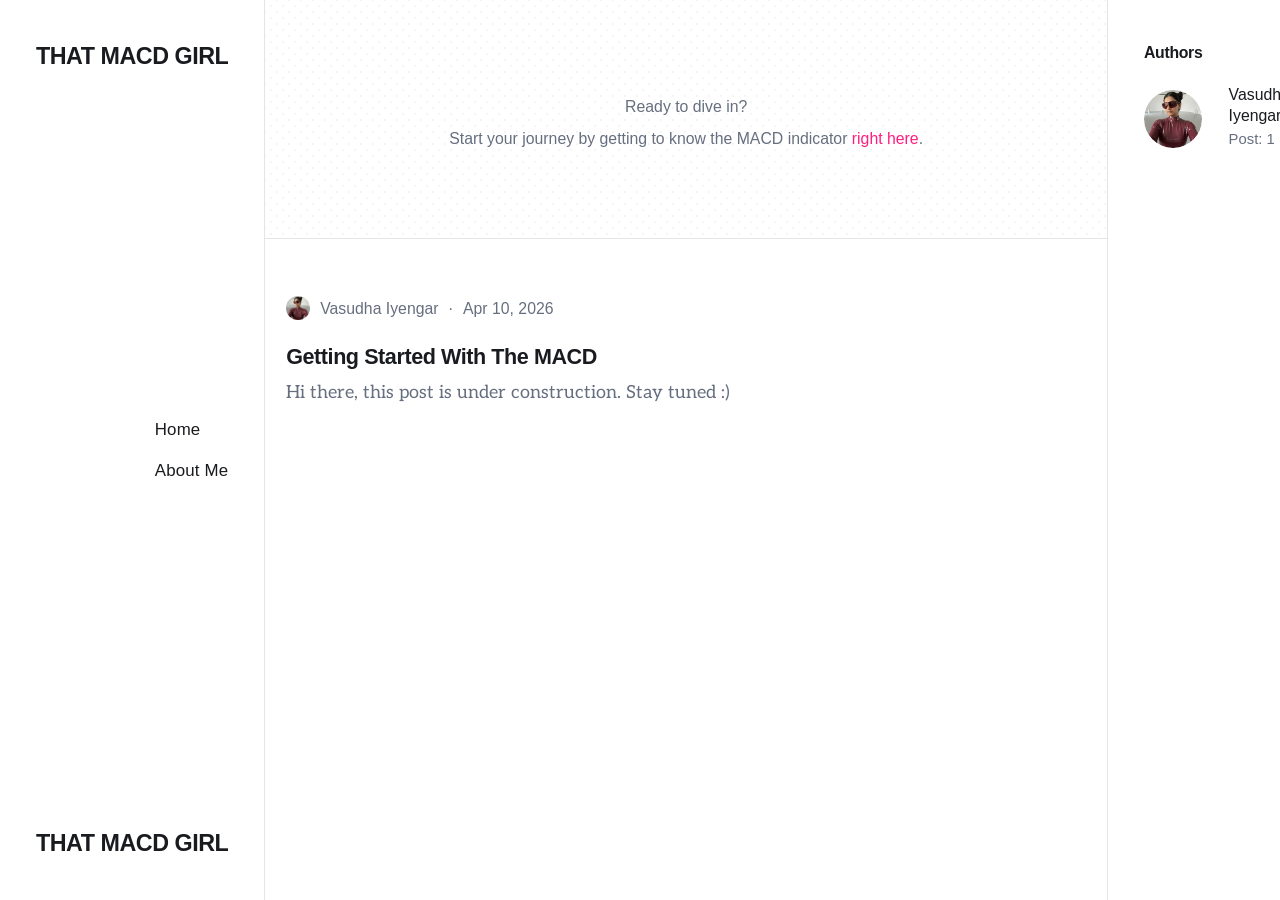
<file: index.html>
<!DOCTYPE html><html lang="en-gb"><head><meta charset="utf-8"><meta http-equiv="X-UA-Compatible" content="IE=edge"><meta name="viewport" content="width=device-width,initial-scale=1"><title>That MACD Girl</title><meta name="generator" content="Publii Open-Source CMS for Static Site"><link rel="canonical" href="https://vasudhaiyengar.github.io/thatmacdgirl/"><link rel="alternate" type="application/atom+xml" href="https://vasudhaiyengar.github.io/thatmacdgirl/feed.xml" title="That MACD Girl - RSS"><link rel="alternate" type="application/json" href="https://vasudhaiyengar.github.io/thatmacdgirl/feed.json" title="That MACD Girl - JSON"><meta property="og:title" content="That MACD Girl"><meta property="og:site_name" content="That MACD Girl"><meta property="og:description" content=""><meta property="og:url" content="https://vasudhaiyengar.github.io/thatmacdgirl/"><meta property="og:type" content="website"><link rel="stylesheet" href="https://vasudhaiyengar.github.io/thatmacdgirl/assets/css/style.css?v=3669f45302101d0b83a1ea79164252aa"><script type="application/ld+json">{"@context":"http://schema.org","@type":"Organization","name":"That MACD Girl","url":"https://vasudhaiyengar.github.io/thatmacdgirl/"}</script><noscript><style>img[loading] {
                    opacity: 1;
                }</style></noscript></head><body class="home-template"><div class="container"><div class="left-bar"><div class="left-bar__inner"><header class="header"><a class="logo" href="https://vasudhaiyengar.github.io/thatmacdgirl/">That MACD Girl</a><nav class="navbar"><button class="navbar__toggle" aria-label="Menu" aria-haspopup="true" aria-expanded="false"><span class="navbar__toggle__box"><span class="navbar__toggle__inner">Menu</span></span></button><ul class="navbar__menu"><li class="active"><a href="https://vasudhaiyengar.github.io/thatmacdgirl/" aria-label="Home"><span>Home</span></a></li><li><a href="https://vasudhaiyengar.github.io/thatmacdgirl/about-me/" aria-label="About Me"><span>About Me</span></a></li></ul></nav><a class="logo logo--atbottom" href="https://vasudhaiyengar.github.io/thatmacdgirl/">That MACD Girl</a></header></div></div><main class="main"><div class="hero"><div class="main__inner"><p class="align-center">Ready to dive in?</p><p class="align-center">Start your journey by getting to know the MACD indicator <a href="https://vasudhaiyengar.github.io/thatmacdgirl/post-1/">right here</a>.</p></div></div><div class="main__inner"><article class="c-card"><div class="c-card__meta"><div class="c-card__author"><img src="https://vasudhaiyengar.github.io/thatmacdgirl/media/website/Vasudha_ThatMacdGirl.png" loading="lazy" height="864" width="862" alt="Vasudha Iyengar"> <a href="https://vasudhaiyengar.github.io/thatmacdgirl/authors/vasudha-iyengar/">Vasudha Iyengar</a></div><time datetime="2026-04-10T01:52">Apr 10, 2026</time></div><header class="c-card__header"><h2 class="c-card__title"><a href="https://vasudhaiyengar.github.io/thatmacdgirl/post-1/">Getting Started With The MACD</a></h2><p>Hi there, this post is under construction. Stay tuned :)</p></header></article></div></main><div class="right-bar"><div class="right-bar__inner"><div class="sidebar"><section class="box authors"><h3 class="box__title">Authors</h3><ul class="authors__cotainer"><li class="authors__item"><a href="https://vasudhaiyengar.github.io/thatmacdgirl/authors/vasudha-iyengar/" class="authors__image"><img src="https://vasudhaiyengar.github.io/thatmacdgirl/media/website/Vasudha_ThatMacdGirl.png" loading="lazy" alt="Vasudha Iyengar" height="864" width="862" class="authors__img"></a><div><a href="https://vasudhaiyengar.github.io/thatmacdgirl/authors/vasudha-iyengar/" class="authors__title">Vasudha Iyengar</a> <span class="authors__meta">Post: 1</span></div></li></ul></section></div></div></div></div><script defer="defer" src="https://vasudhaiyengar.github.io/thatmacdgirl/assets/js/scripts.min.js?v=b2d91bcadbf5db401b76eb5bb3092eb7"></script><script>var images = document.querySelectorAll('img[loading]');
        for (var i = 0; i < images.length; i++) {
            if (images[i].complete) {
                images[i].classList.add('is-loaded');
            } else {
                images[i].addEventListener('load', function () {
                    this.classList.add('is-loaded');
                }, false);
            }
        }</script></body></html>
</file>
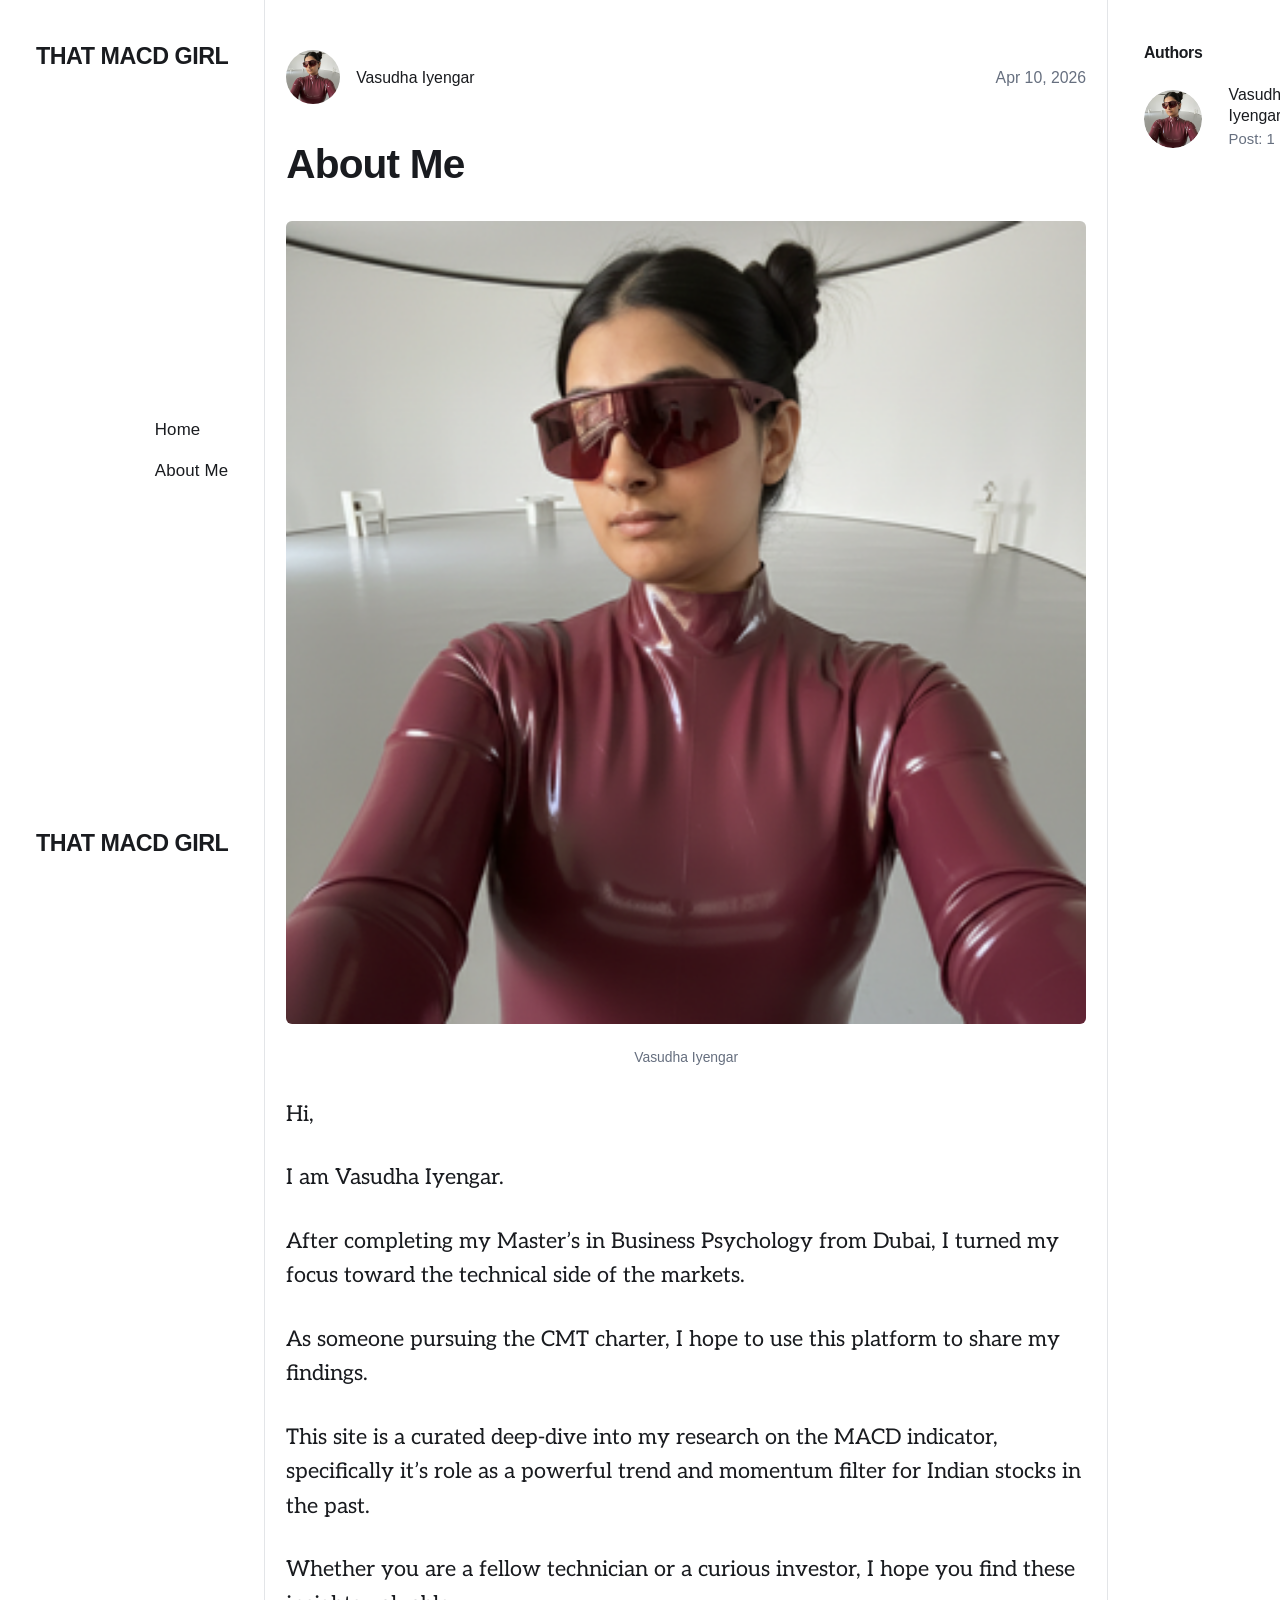
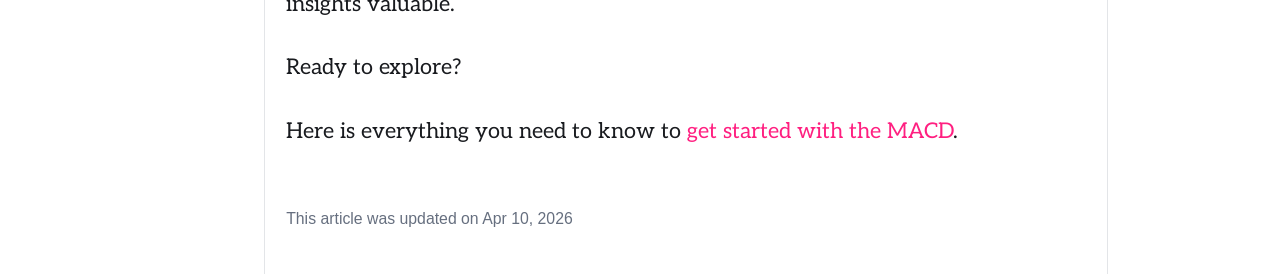
<file: about-me/index.html>
<!DOCTYPE html><html lang="en-gb"><head><meta charset="utf-8"><meta http-equiv="X-UA-Compatible" content="IE=edge"><meta name="viewport" content="width=device-width,initial-scale=1"><title>About Me - That MACD Girl</title><meta name="description" content="Vasudha Iyengar Hi, I am Vasudha Iyengar. After completing my Master’s in&hellip;"><meta name="generator" content="Publii Open-Source CMS for Static Site"><link rel="canonical" href="https://vasudhaiyengar.github.io/thatmacdgirl/about-me/"><link rel="alternate" type="application/atom+xml" href="https://vasudhaiyengar.github.io/thatmacdgirl/feed.xml" title="That MACD Girl - RSS"><link rel="alternate" type="application/json" href="https://vasudhaiyengar.github.io/thatmacdgirl/feed.json" title="That MACD Girl - JSON"><meta property="og:title" content="About Me"><meta property="og:site_name" content="That MACD Girl"><meta property="og:description" content="Vasudha Iyengar Hi, I am Vasudha Iyengar. After completing my Master’s in&hellip;"><meta property="og:url" content="https://vasudhaiyengar.github.io/thatmacdgirl/about-me/"><meta property="og:type" content="article"><link rel="stylesheet" href="https://vasudhaiyengar.github.io/thatmacdgirl/assets/css/style.css?v=3669f45302101d0b83a1ea79164252aa"><script type="application/ld+json">{"@context":"http://schema.org","@type":"Article","mainEntityOfPage":{"@type":"WebPage","@id":"https://vasudhaiyengar.github.io/thatmacdgirl/about-me/"},"headline":"About Me","datePublished":"2026-04-10T02:17+05:30","dateModified":"2026-04-10T03:43+05:30","description":"Vasudha Iyengar Hi, I am Vasudha Iyengar. After completing my Master’s in&hellip;","author":{"@type":"Person","name":"Vasudha Iyengar","url":"https://vasudhaiyengar.github.io/thatmacdgirl/authors/vasudha-iyengar/"},"publisher":{"@type":"Organization","name":"Vasudha Iyengar"}}</script><noscript><style>img[loading] {
                    opacity: 1;
                }</style></noscript></head><body class="page-template"><div class="container"><div class="left-bar"><div class="left-bar__inner"><header class="header"><a class="logo" href="https://vasudhaiyengar.github.io/thatmacdgirl/">That MACD Girl</a><nav class="navbar"><button class="navbar__toggle" aria-label="Menu" aria-haspopup="true" aria-expanded="false"><span class="navbar__toggle__box"><span class="navbar__toggle__inner">Menu</span></span></button><ul class="navbar__menu"><li><a href="https://vasudhaiyengar.github.io/thatmacdgirl/" aria-label="Home"><span>Home</span></a></li><li class="active"><a href="https://vasudhaiyengar.github.io/thatmacdgirl/about-me/" aria-label="About Me"><span>About Me</span></a></li></ul></nav><a class="logo logo--atbottom" href="https://vasudhaiyengar.github.io/thatmacdgirl/">That MACD Girl</a></header></div></div><main class="main page"><article class="content"><div class="main__inner"><div class="content__meta"><div class="content__author"><img src="https://vasudhaiyengar.github.io/thatmacdgirl/media/website/Vasudha_ThatMacdGirl.png" loading="lazy" height="864" width="862" alt="Vasudha Iyengar" class="content__author__avatar"><div><a href="https://vasudhaiyengar.github.io/thatmacdgirl/authors/vasudha-iyengar/" class="content__author__name">Vasudha Iyengar</a></div></div><div class="content__date"><time datetime="2026-04-10T02:17">Apr 10, 2026</time></div></div><header class="content__header"><h1 class="content__title">About Me</h1></header><div class="content__entry"><figure class="post__image post__image--center"><img loading="lazy" src="https://vasudhaiyengar.github.io/thatmacdgirl/media/posts/2/Vasudha_ThatMacdGirl.png" height="864" width="862" alt="" sizes="(min-width: 760px) 660px, calc(93.18vw - 30px)" srcset="https://vasudhaiyengar.github.io/thatmacdgirl/media/posts/2/responsive/Vasudha_ThatMacdGirl-xs.png 320w, https://vasudhaiyengar.github.io/thatmacdgirl/media/posts/2/responsive/Vasudha_ThatMacdGirl-sm.png 480w, https://vasudhaiyengar.github.io/thatmacdgirl/media/posts/2/responsive/Vasudha_ThatMacdGirl-md.png 768w, https://vasudhaiyengar.github.io/thatmacdgirl/media/posts/2/responsive/Vasudha_ThatMacdGirl-xl.png 1024w"><figcaption>Vasudha Iyengar</figcaption></figure><p>Hi,</p><p>I am Vasudha Iyengar.</p><p>After completing my Master’s in Business Psychology from Dubai, I turned my focus toward the technical side of the markets.</p><p>As someone pursuing the CMT charter, I hope to use this platform to share my findings.</p><p>This site is a curated deep-dive into my research on the MACD indicator, specifically it’s role as a powerful trend and momentum filter for Indian stocks in the past.</p><p>Whether you are a fellow technician or a curious investor, I hope you find these insights valuable.</p><p>Ready to explore?</p><p>Here is everything you need to know to <a href="https://vasudhaiyengar.github.io/thatmacdgirl/post-1/">get started with the MACD</a>.</p><p></p></div><footer class="content__footer"><div class="content__last-updated">This article was updated on <time datetime="2026-04-10T03:43">Apr 10, 2026</time></div><div class="content__share"></div></footer></div></article></main><div class="right-bar"><div class="right-bar__inner"><div class="sidebar"><section class="box authors"><h3 class="box__title">Authors</h3><ul class="authors__cotainer"><li class="authors__item"><a href="https://vasudhaiyengar.github.io/thatmacdgirl/authors/vasudha-iyengar/" class="authors__image"><img src="https://vasudhaiyengar.github.io/thatmacdgirl/media/website/Vasudha_ThatMacdGirl.png" loading="lazy" alt="Vasudha Iyengar" height="864" width="862" class="authors__img"></a><div><a href="https://vasudhaiyengar.github.io/thatmacdgirl/authors/vasudha-iyengar/" class="authors__title">Vasudha Iyengar</a> <span class="authors__meta">Post: 1</span></div></li></ul></section></div></div></div></div><script defer="defer" src="https://vasudhaiyengar.github.io/thatmacdgirl/assets/js/scripts.min.js?v=b2d91bcadbf5db401b76eb5bb3092eb7"></script><script>var images = document.querySelectorAll('img[loading]');
        for (var i = 0; i < images.length; i++) {
            if (images[i].complete) {
                images[i].classList.add('is-loaded');
            } else {
                images[i].addEventListener('load', function () {
                    this.classList.add('is-loaded');
                }, false);
            }
        }</script></body></html>
</file>
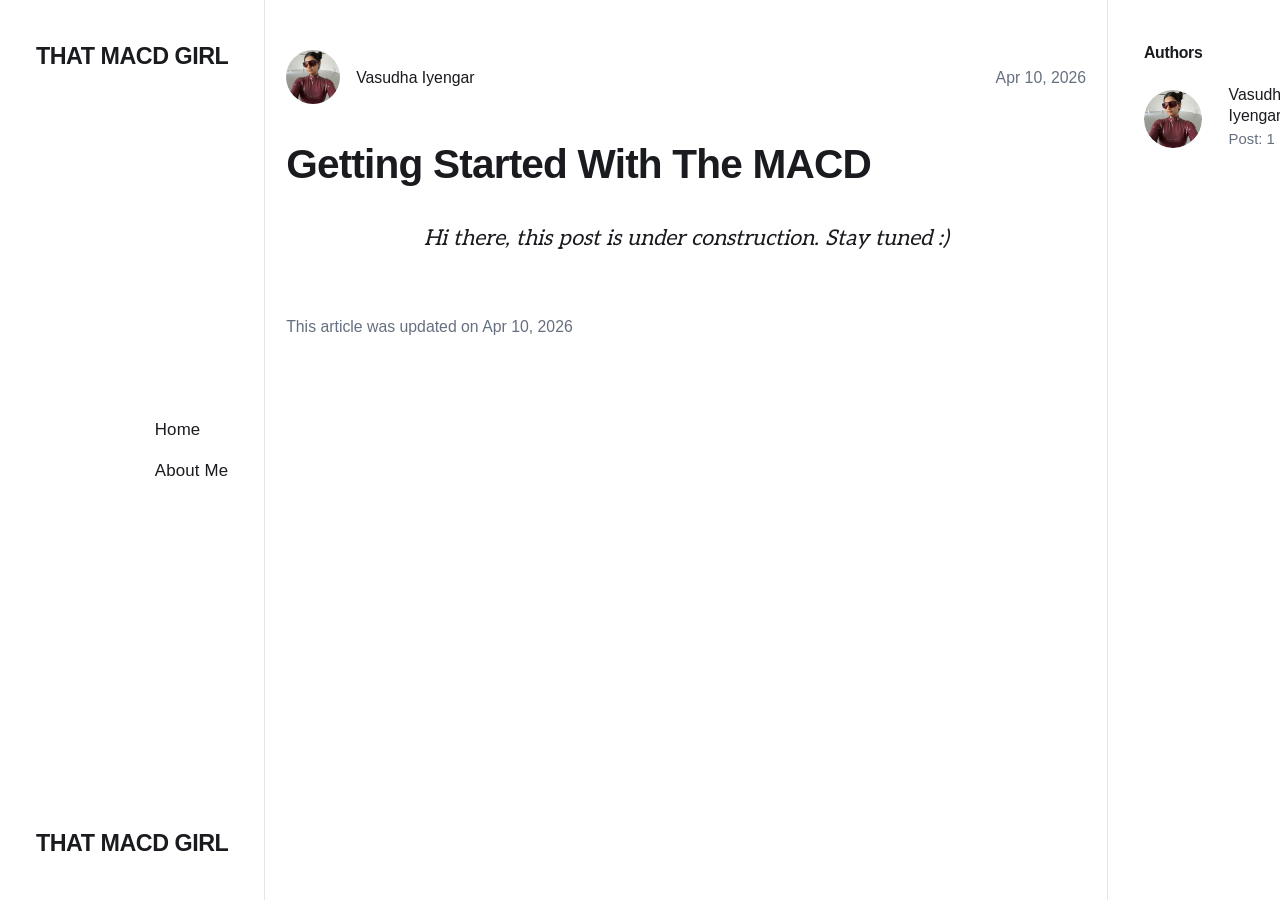
<file: post-1/index.html>
<!DOCTYPE html><html lang="en-gb"><head><meta charset="utf-8"><meta http-equiv="X-UA-Compatible" content="IE=edge"><meta name="viewport" content="width=device-width,initial-scale=1"><title>Getting Started With The MACD - That MACD Girl</title><meta name="description" content="Hi there, this post is under construction. Stay tuned :)"><meta name="generator" content="Publii Open-Source CMS for Static Site"><link rel="canonical" href="https://vasudhaiyengar.github.io/thatmacdgirl/post-1/"><link rel="alternate" type="application/atom+xml" href="https://vasudhaiyengar.github.io/thatmacdgirl/feed.xml" title="That MACD Girl - RSS"><link rel="alternate" type="application/json" href="https://vasudhaiyengar.github.io/thatmacdgirl/feed.json" title="That MACD Girl - JSON"><meta property="og:title" content="Getting Started With The MACD"><meta property="og:site_name" content="That MACD Girl"><meta property="og:description" content="Hi there, this post is under construction. Stay tuned :)"><meta property="og:url" content="https://vasudhaiyengar.github.io/thatmacdgirl/post-1/"><meta property="og:type" content="article"><link rel="stylesheet" href="https://vasudhaiyengar.github.io/thatmacdgirl/assets/css/style.css?v=3669f45302101d0b83a1ea79164252aa"><script type="application/ld+json">{"@context":"http://schema.org","@type":"Article","mainEntityOfPage":{"@type":"WebPage","@id":"https://vasudhaiyengar.github.io/thatmacdgirl/post-1/"},"headline":"Getting Started With The MACD","datePublished":"2026-04-10T01:52+05:30","dateModified":"2026-04-10T03:42+05:30","description":"Hi there, this post is under construction. Stay tuned :)","author":{"@type":"Person","name":"Vasudha Iyengar","url":"https://vasudhaiyengar.github.io/thatmacdgirl/authors/vasudha-iyengar/"},"publisher":{"@type":"Organization","name":"Vasudha Iyengar"}}</script><noscript><style>img[loading] {
                    opacity: 1;
                }</style></noscript></head><body class="post-template"><div class="container"><div class="left-bar"><div class="left-bar__inner"><header class="header"><a class="logo" href="https://vasudhaiyengar.github.io/thatmacdgirl/">That MACD Girl</a><nav class="navbar"><button class="navbar__toggle" aria-label="Menu" aria-haspopup="true" aria-expanded="false"><span class="navbar__toggle__box"><span class="navbar__toggle__inner">Menu</span></span></button><ul class="navbar__menu"><li><a href="https://vasudhaiyengar.github.io/thatmacdgirl/" aria-label="Home"><span>Home</span></a></li><li><a href="https://vasudhaiyengar.github.io/thatmacdgirl/about-me/" aria-label="About Me"><span>About Me</span></a></li></ul></nav><a class="logo logo--atbottom" href="https://vasudhaiyengar.github.io/thatmacdgirl/">That MACD Girl</a></header></div></div><main class="main post"><article class="content"><div class="main__inner"><div class="content__meta"><div class="content__author"><img src="https://vasudhaiyengar.github.io/thatmacdgirl/media/website/Vasudha_ThatMacdGirl.png" loading="lazy" height="864" width="862" alt="Vasudha Iyengar" class="content__author__avatar"><div><a href="https://vasudhaiyengar.github.io/thatmacdgirl/authors/vasudha-iyengar/" class="content__author__name">Vasudha Iyengar</a></div></div><div class="content__date"><time datetime="2026-04-10T01:52">Apr 10, 2026</time></div></div><header class="content__header"><h1 class="content__title">Getting Started With The MACD</h1></header><div class="content__entry"><p class="align-center"><i>Hi there, this post is under construction. Stay tuned :)</i></p></div><footer class="content__footer"><div class="content__last-updated">This article was updated on <time datetime="2026-04-10T03:42">Apr 10, 2026</time></div></footer></div></article></main><div class="right-bar"><div class="right-bar__inner"><div class="sidebar"><section class="box authors"><h3 class="box__title">Authors</h3><ul class="authors__cotainer"><li class="authors__item"><a href="https://vasudhaiyengar.github.io/thatmacdgirl/authors/vasudha-iyengar/" class="authors__image"><img src="https://vasudhaiyengar.github.io/thatmacdgirl/media/website/Vasudha_ThatMacdGirl.png" loading="lazy" alt="Vasudha Iyengar" height="864" width="862" class="authors__img"></a><div><a href="https://vasudhaiyengar.github.io/thatmacdgirl/authors/vasudha-iyengar/" class="authors__title">Vasudha Iyengar</a> <span class="authors__meta">Post: 1</span></div></li></ul></section></div></div></div></div><script defer="defer" src="https://vasudhaiyengar.github.io/thatmacdgirl/assets/js/scripts.min.js?v=b2d91bcadbf5db401b76eb5bb3092eb7"></script><script>var images = document.querySelectorAll('img[loading]');
        for (var i = 0; i < images.length; i++) {
            if (images[i].complete) {
                images[i].classList.add('is-loaded');
            } else {
                images[i].addEventListener('load', function () {
                    this.classList.add('is-loaded');
                }, false);
            }
        }</script></body></html>
</file>
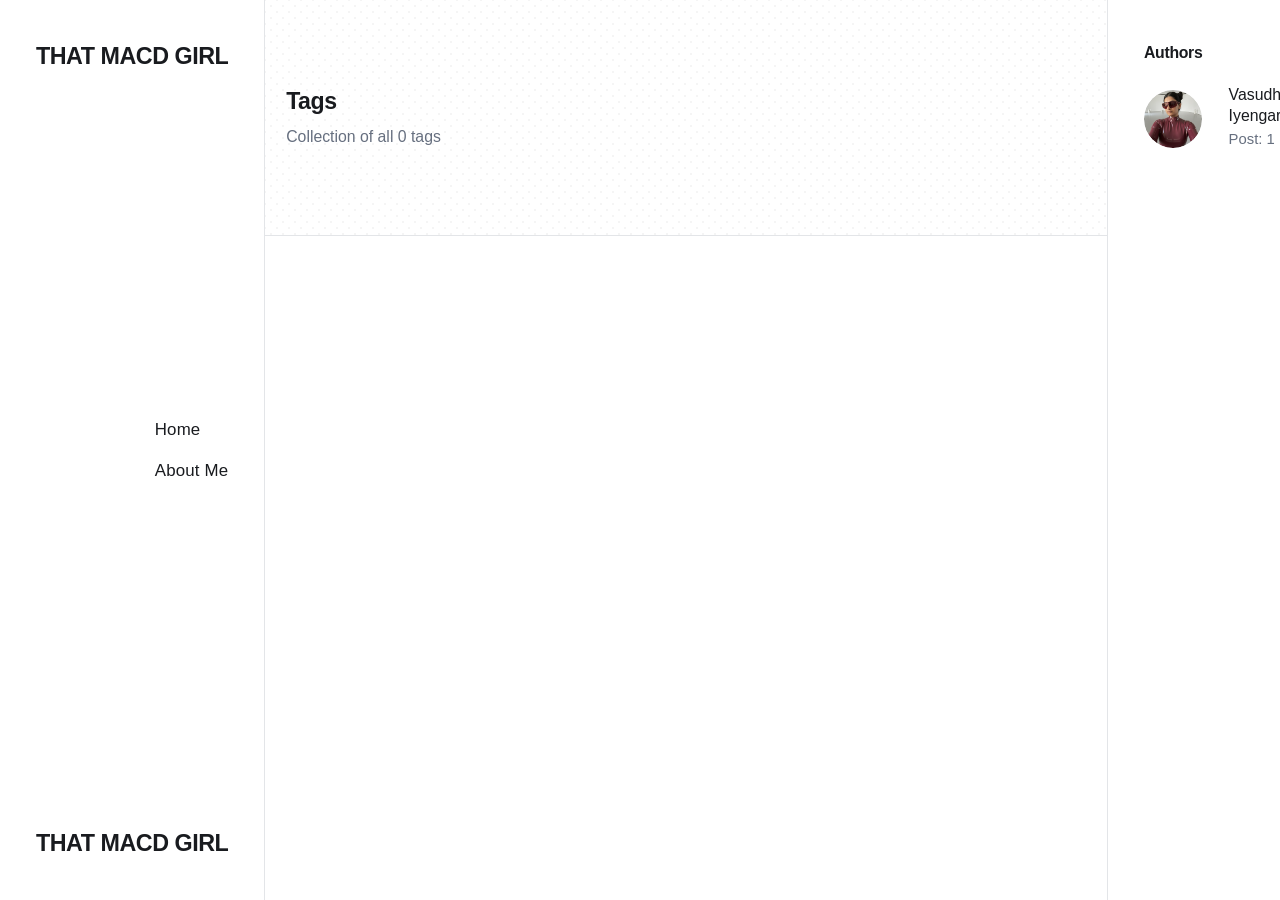
<file: tags/index.html>
<!DOCTYPE html><html lang="en-gb"><head><meta charset="utf-8"><meta http-equiv="X-UA-Compatible" content="IE=edge"><meta name="viewport" content="width=device-width,initial-scale=1"><title>All tags - That MACD Girl</title><meta name="robots" content="noindex, follow"><meta name="generator" content="Publii Open-Source CMS for Static Site"><link rel="alternate" type="application/atom+xml" href="https://vasudhaiyengar.github.io/thatmacdgirl/feed.xml" title="That MACD Girl - RSS"><link rel="alternate" type="application/json" href="https://vasudhaiyengar.github.io/thatmacdgirl/feed.json" title="That MACD Girl - JSON"><meta property="og:title" content="That MACD Girl"><meta property="og:site_name" content="That MACD Girl"><meta property="og:description" content=""><meta property="og:url" content="https://vasudhaiyengar.github.io/thatmacdgirl/tags/"><meta property="og:type" content="website"><link rel="stylesheet" href="https://vasudhaiyengar.github.io/thatmacdgirl/assets/css/style.css?v=3669f45302101d0b83a1ea79164252aa"><script type="application/ld+json">{"@context":"http://schema.org","@type":"Organization","name":"That MACD Girl","url":"https://vasudhaiyengar.github.io/thatmacdgirl/"}</script><noscript><style>img[loading] {
                    opacity: 1;
                }</style></noscript></head><body class="tags-template"><div class="container"><div class="left-bar"><div class="left-bar__inner"><header class="header"><a class="logo" href="https://vasudhaiyengar.github.io/thatmacdgirl/">That MACD Girl</a><nav class="navbar"><button class="navbar__toggle" aria-label="Menu" aria-haspopup="true" aria-expanded="false"><span class="navbar__toggle__box"><span class="navbar__toggle__inner">Menu</span></span></button><ul class="navbar__menu"><li><a href="https://vasudhaiyengar.github.io/thatmacdgirl/" aria-label="Home"><span>Home</span></a></li><li><a href="https://vasudhaiyengar.github.io/thatmacdgirl/about-me/" aria-label="About Me"><span>About Me</span></a></li></ul></nav><a class="logo logo--atbottom" href="https://vasudhaiyengar.github.io/thatmacdgirl/">That MACD Girl</a></header></div></div><main class="main page page--tags"><div class="hero"><div class="main__inner"><h1>Tags</h1><p>Collection of all 0 tags</p></div></div><div class="main__inner"><ul class="tags-list"></ul></div></main><div class="right-bar"><div class="right-bar__inner"><div class="sidebar"><section class="box authors"><h3 class="box__title">Authors</h3><ul class="authors__cotainer"><li class="authors__item"><a href="https://vasudhaiyengar.github.io/thatmacdgirl/authors/vasudha-iyengar/" class="authors__image"><img src="https://vasudhaiyengar.github.io/thatmacdgirl/media/website/Vasudha_ThatMacdGirl.png" loading="lazy" alt="Vasudha Iyengar" height="864" width="862" class="authors__img"></a><div><a href="https://vasudhaiyengar.github.io/thatmacdgirl/authors/vasudha-iyengar/" class="authors__title">Vasudha Iyengar</a> <span class="authors__meta">Post: 1</span></div></li></ul></section></div></div></div></div><script defer="defer" src="https://vasudhaiyengar.github.io/thatmacdgirl/assets/js/scripts.min.js?v=b2d91bcadbf5db401b76eb5bb3092eb7"></script><script>var images = document.querySelectorAll('img[loading]');
        for (var i = 0; i < images.length; i++) {
            if (images[i].complete) {
                images[i].classList.add('is-loaded');
            } else {
                images[i].addEventListener('load', function () {
                    this.classList.add('is-loaded');
                }, false);
            }
        }</script></body></html>
</file>
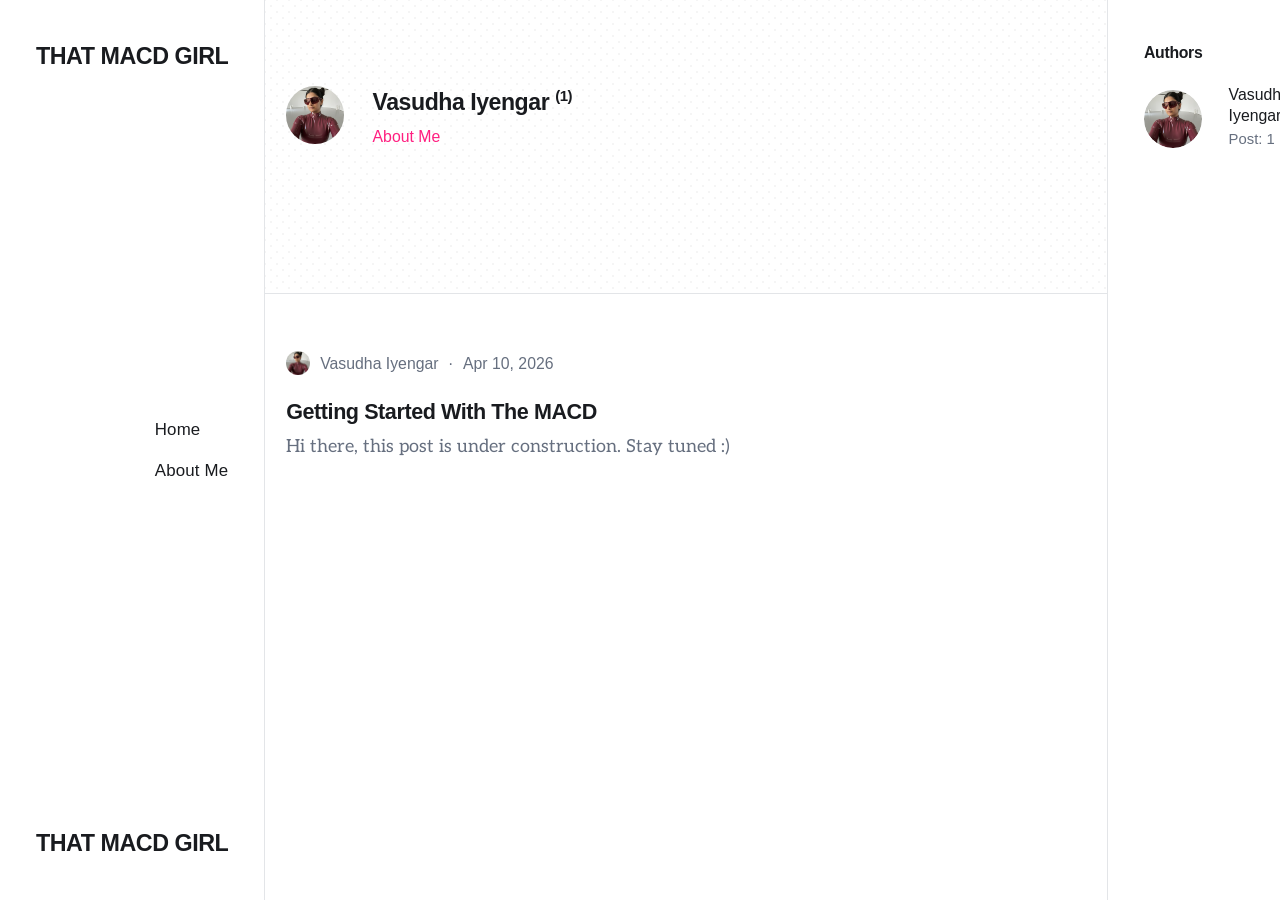
<file: authors/vasudha-iyengar/index.html>
<!DOCTYPE html><html lang="en-gb"><head><meta charset="utf-8"><meta http-equiv="X-UA-Compatible" content="IE=edge"><meta name="viewport" content="width=device-width,initial-scale=1"><title>Author: Vasudha Iyengar - That MACD Girl</title><meta name="robots" content="noindex, follow"><meta name="generator" content="Publii Open-Source CMS for Static Site"><link rel="alternate" type="application/atom+xml" href="https://vasudhaiyengar.github.io/thatmacdgirl/feed.xml" title="That MACD Girl - RSS"><link rel="alternate" type="application/json" href="https://vasudhaiyengar.github.io/thatmacdgirl/feed.json" title="That MACD Girl - JSON"><meta property="og:title" content="Vasudha Iyengar"><meta property="og:site_name" content="That MACD Girl"><meta property="og:description" content=""><meta property="og:url" content="https://vasudhaiyengar.github.io/thatmacdgirl/authors/vasudha-iyengar/"><meta property="og:type" content="website"><link rel="stylesheet" href="https://vasudhaiyengar.github.io/thatmacdgirl/assets/css/style.css?v=3669f45302101d0b83a1ea79164252aa"><script type="application/ld+json">{"@context":"http://schema.org","@type":"Organization","name":"That MACD Girl","url":"https://vasudhaiyengar.github.io/thatmacdgirl/"}</script><noscript><style>img[loading] {
                    opacity: 1;
                }</style></noscript></head><body class="author-template"><div class="container"><div class="left-bar"><div class="left-bar__inner"><header class="header"><a class="logo" href="https://vasudhaiyengar.github.io/thatmacdgirl/">That MACD Girl</a><nav class="navbar"><button class="navbar__toggle" aria-label="Menu" aria-haspopup="true" aria-expanded="false"><span class="navbar__toggle__box"><span class="navbar__toggle__inner">Menu</span></span></button><ul class="navbar__menu"><li><a href="https://vasudhaiyengar.github.io/thatmacdgirl/" aria-label="Home"><span>Home</span></a></li><li><a href="https://vasudhaiyengar.github.io/thatmacdgirl/about-me/" aria-label="About Me"><span>About Me</span></a></li></ul></nav><a class="logo logo--atbottom" href="https://vasudhaiyengar.github.io/thatmacdgirl/">That MACD Girl</a></header></div></div><main class="main page page--author"><div class="hero"><div class="main__inner"><img src="https://vasudhaiyengar.github.io/thatmacdgirl/media/website/Vasudha_ThatMacdGirl.png" loading="eager" height="864" width="862" alt="Vasudha Iyengar" class="page--author__avatar"><div class="page--author__content"><h1>Vasudha Iyengar <sup>(1)</sup></h1><p><a href="https://vasudhaiyengar.github.io/thatmacdgirl/about-me/">About Me</a></p><p class="page--author__website"><a href="https://vasudhaiyengar.github.io/thatmacdgirl/" class="tltp" target="_blank" rel="nofollow noreferrer noopener"><svg height="20" width="20" aria-hidden="true" aria-hidden="true"><use xlink:href="https://vasudhaiyengar.github.io/thatmacdgirl/assets/svg/svg-map.svg#website"/></svg> <span>Visit my website</span></a></p></div></div></div><div class="main__inner"><article class="c-card"><div class="c-card__meta"><div class="c-card__author"><img src="https://vasudhaiyengar.github.io/thatmacdgirl/media/website/Vasudha_ThatMacdGirl.png" loading="lazy" height="864" width="862" alt="Vasudha Iyengar"> <a href="https://vasudhaiyengar.github.io/thatmacdgirl/authors/vasudha-iyengar/">Vasudha Iyengar</a></div><time datetime="2026-04-10T01:52">Apr 10, 2026</time></div><header class="c-card__header"><h2 class="c-card__title"><a href="https://vasudhaiyengar.github.io/thatmacdgirl/post-1/">Getting Started With The MACD</a></h2><p>Hi there, this post is under construction. Stay tuned :)</p></header></article></div></main><div class="right-bar"><div class="right-bar__inner"><div class="sidebar"><section class="box authors"><h3 class="box__title">Authors</h3><ul class="authors__cotainer"><li class="authors__item"><a href="https://vasudhaiyengar.github.io/thatmacdgirl/authors/vasudha-iyengar/" class="authors__image"><img src="https://vasudhaiyengar.github.io/thatmacdgirl/media/website/Vasudha_ThatMacdGirl.png" loading="lazy" alt="Vasudha Iyengar" height="864" width="862" class="authors__img"></a><div><a href="https://vasudhaiyengar.github.io/thatmacdgirl/authors/vasudha-iyengar/" class="authors__title">Vasudha Iyengar</a> <span class="authors__meta">Post: 1</span></div></li></ul></section></div></div></div></div><script defer="defer" src="https://vasudhaiyengar.github.io/thatmacdgirl/assets/js/scripts.min.js?v=b2d91bcadbf5db401b76eb5bb3092eb7"></script><script>var images = document.querySelectorAll('img[loading]');
        for (var i = 0; i < images.length; i++) {
            if (images[i].complete) {
                images[i].classList.add('is-loaded');
            } else {
                images[i].addEventListener('load', function () {
                    this.classList.add('is-loaded');
                }, false);
            }
        }</script></body></html>
</file>
